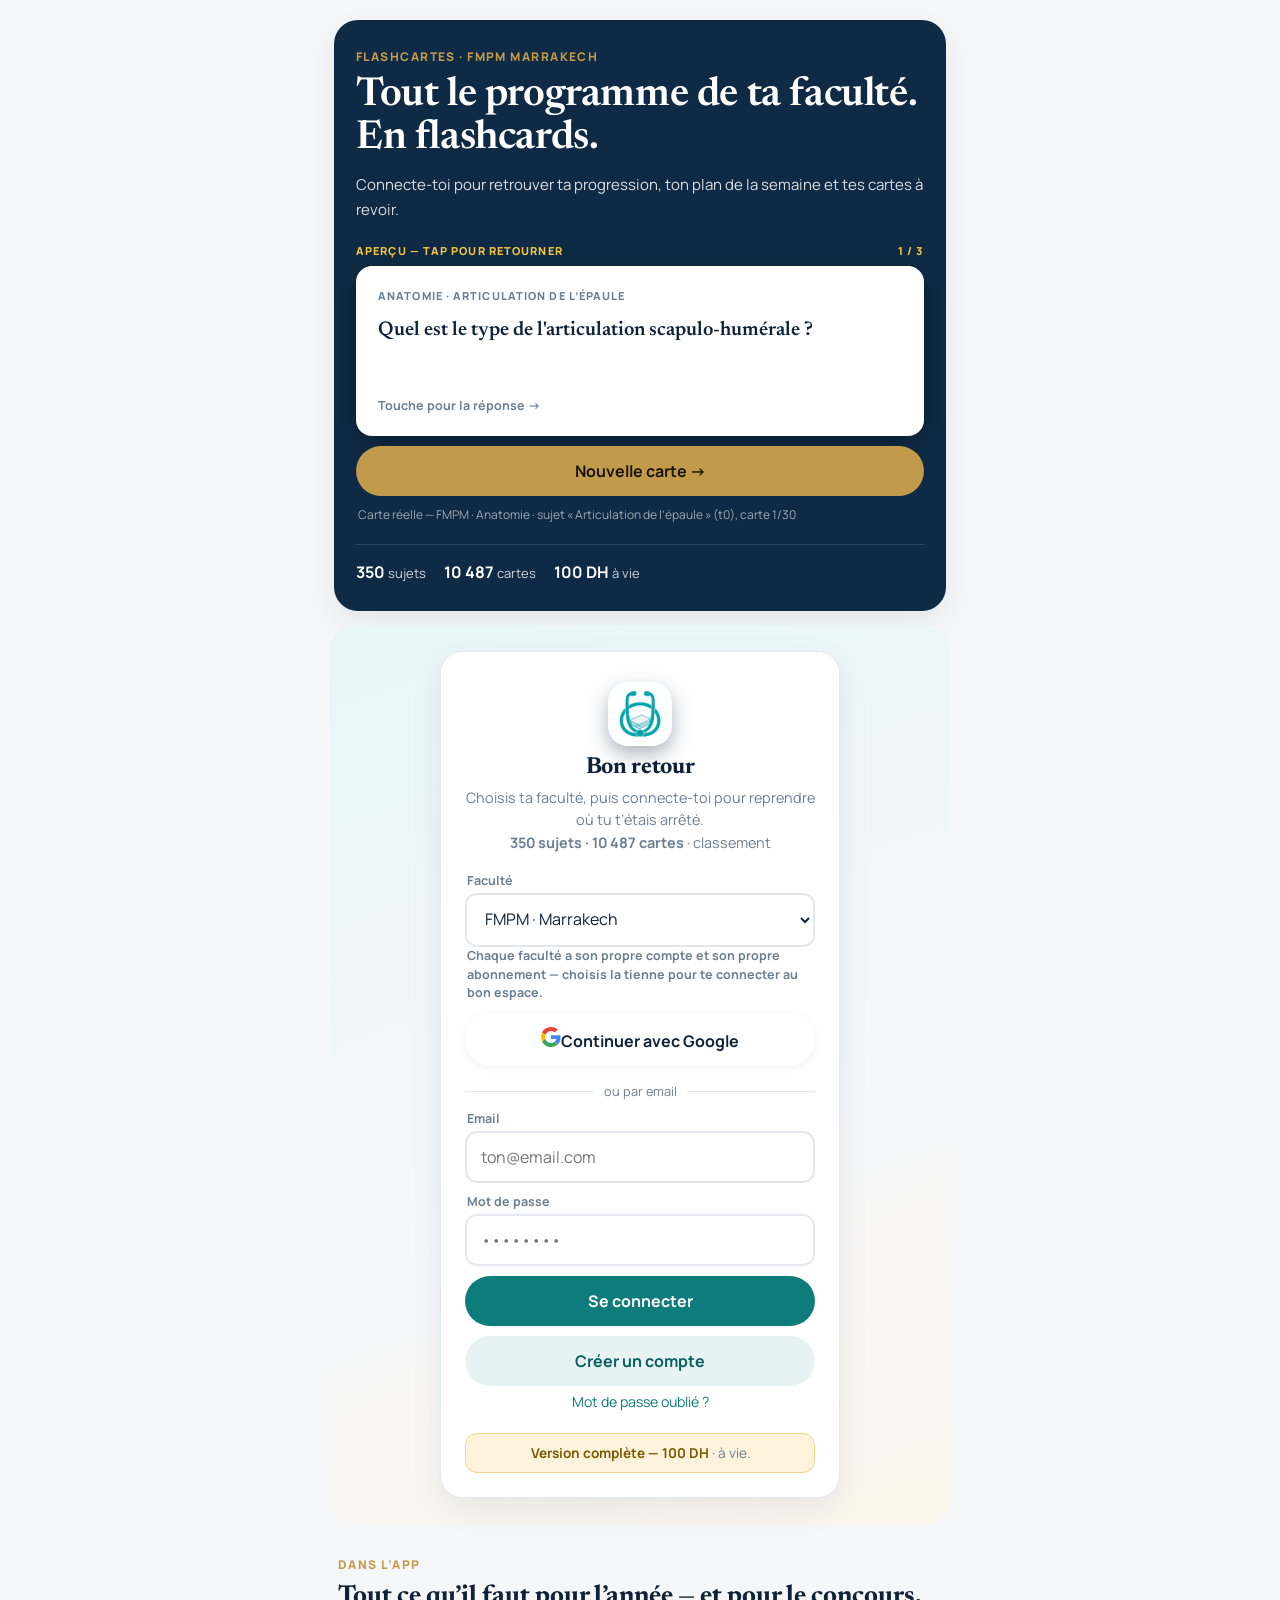
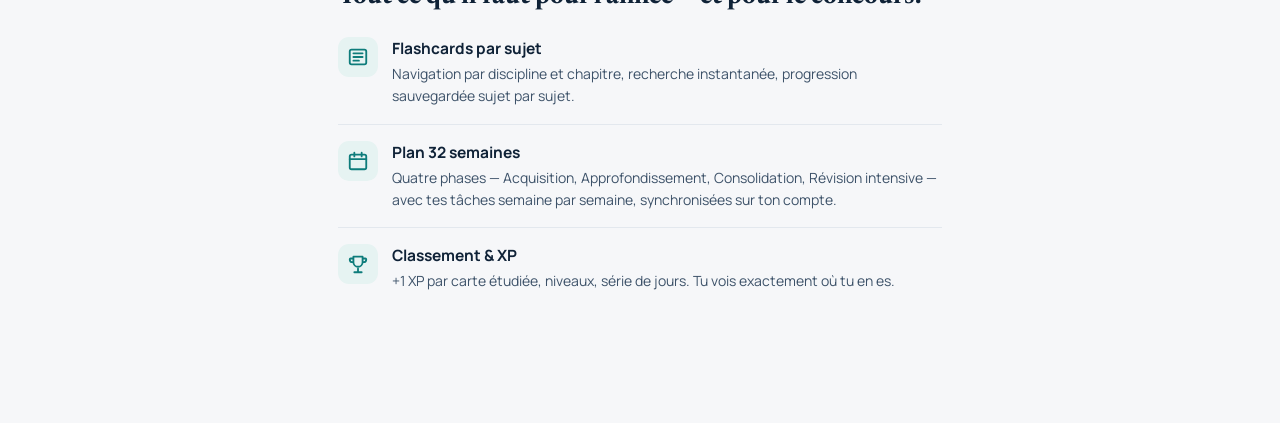
<file: index.html>
<!DOCTYPE html>
<html lang="fr">
<head>
<meta charset="UTF-8">
<meta name="viewport" content="width=device-width, initial-scale=1.0, viewport-fit=cover">
<meta name="theme-color" content="#0e2a44">
<title>Flashcards FMPM — Connexion</title>
<link rel="stylesheet" href="styles.css">
<link rel="manifest" href="manifest.json">
<link rel="icon" href="icon-512.png">
<link rel="apple-touch-icon" href="icon-192.png">
</head>
<body>
<div id="app"></div>
<script>
/* Vigie de demarrage : si l'app ne s'affiche pas (module bloque,
   navigateur trop ancien...), affiche un message d'aide au lieu d'une page blanche. */
(function () {
  var app = document.getElementById('app');
  if (!app) return;
  function card(title, body) {
    if (app.children.length) return;
    app.innerHTML =
      '<div style="min-height:70vh;display:flex;align-items:center;justify-content:center;padding:24px;font-family:-apple-system,Segoe UI,Roboto,Arial,sans-serif;">' +
      '<div style="max-width:420px;background:#fff;border-radius:16px;box-shadow:0 8px 24px rgba(14,124,134,.15);padding:28px 24px;text-align:center;color:#1c2733;">' +
      '<div style="margin-bottom:8px;color:#0e7c7b;display:flex;justify-content:center;"><svg width="36" height="36" viewBox="0 0 24 24" fill="none" stroke="currentColor" stroke-width="2" stroke-linecap="round" stroke-linejoin="round"><path d="M12 3 2.5 20h19L12 3z"/><path d="M12 10v4M12 17.5v.5"/></svg></div>' +
      '<h2 style="margin:0 0 8px;font-size:1.1rem;">' + title + '</h2>' +
      '<p style="margin:0;font-size:.92rem;line-height:1.6;color:#5b6b7c;">' + body + '</p></div></div>';
  }
  var noImportMap = !('supports' in HTMLScriptElement) || !HTMLScriptElement.supports('importmap');
  if (noImportMap) {
    card('Mets \u00e0 jour ton navigateur',
      'Cette app a besoin d\u2019un navigateur r\u00e9cent. Sur iPhone : R\u00e9glages \u2192 G\u00e9n\u00e9ral \u2192 Mise \u00e0 jour logicielle, ou ouvre ce lien dans Chrome.');
    return;
  }
  setTimeout(function () {
    card('La page n\u2019arrive pas \u00e0 charger',
      'V\u00e9rifie ta connexion internet, d\u00e9sactive ton bloqueur de pub pour ce site, puis recharge la page. Si \u00e7a persiste, ouvre le lien dans Chrome ou un Safari \u00e0 jour.');
  }, 9000);
})();
</script>
<div id="toast" class="toast" hidden></div>
<script type="module" src="js/login.js"></script>
<script>
if ('serviceWorker' in navigator) {
  window.addEventListener('load', () => {
    navigator.serviceWorker.register('sw.js').catch(() => {});
  });
}
</script>
</body>
</html>
</file>
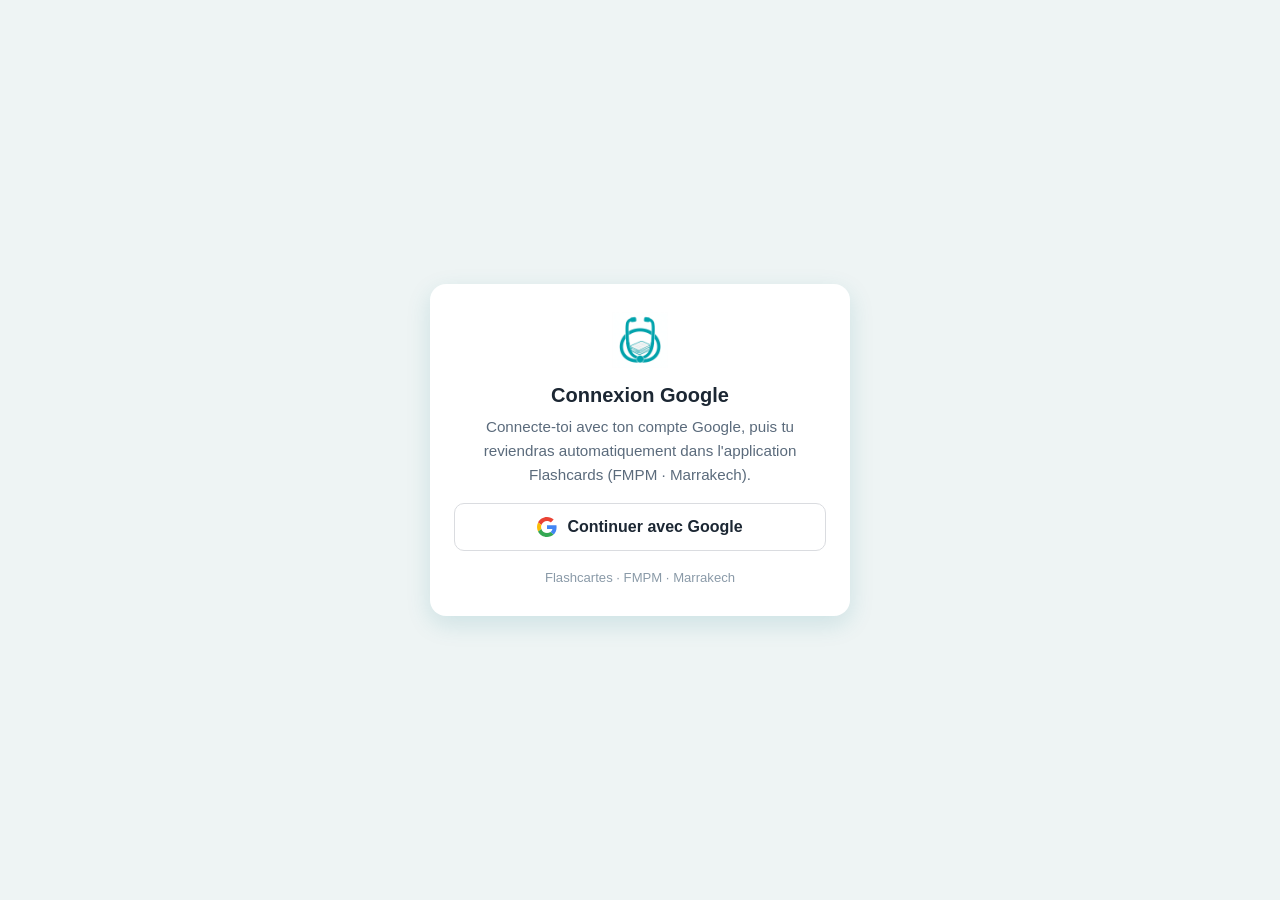
<file: auth-google.html>
<!DOCTYPE html>
<html lang="fr">
<head>
<meta charset="UTF-8">
<meta name="viewport" content="width=device-width, initial-scale=1.0, viewport-fit=cover">
<meta name="robots" content="noindex">
<meta name="theme-color" content="#0e2a44">
<title>Connexion Google — Flashcartes FMPM · Marrakech</title>
<link rel="icon" href="icon-512.png">
<style>
  * { box-sizing: border-box; }
  body { margin: 0; min-height: 100vh; display: flex; align-items: center; justify-content: center;
    padding: 24px; font-family: -apple-system, "Segoe UI", Roboto, Arial, sans-serif;
    background: #eef4f4; color: #1c2733; }
  .card { width: 100%; max-width: 420px; background: #fff; border-radius: 16px;
    box-shadow: 0 8px 24px rgba(14,124,134,.15); padding: 28px 24px; text-align: center; }
  .card img { width: 56px; height: 56px; }
  h1 { margin: 12px 0 8px; font-size: 1.25rem; }
  p { margin: 0 0 16px; font-size: .95rem; line-height: 1.6; color: #5b6b7c; }
  .btn { display: flex; align-items: center; justify-content: center; gap: 10px; width: 100%;
    padding: 13px 16px; border: 1px solid #dadce0; border-radius: 10px; background: #fff;
    font-size: 1rem; font-weight: 600; color: #1c2733; cursor: pointer; }
  .btn:disabled { opacity: .6; cursor: default; }
  .err { display: none; margin: 14px 0 0; padding: 10px 12px; border-radius: 8px;
    background: #fdecea; color: #b3261e; font-size: .9rem; text-align: left; }
  .note { margin: 16px 0 0; font-size: .82rem; color: #8a9aa8; }
  .fallback { display: none; margin-top: 16px; }
  .fallback a { color: #0e7c86; font-weight: 600; }
</style>
</head>
<body>
<div class="card">
  <img src="icon-512.png" alt="Flashcartes">
  <h1>Connexion Google</h1>
  <p>Connecte-toi avec ton compte Google, puis tu reviendras
     automatiquement dans l'application Flashcards (FMPM · Marrakech).</p>
  <button class="btn" id="gBtn" type="button">
    <svg viewBox="0 0 48 48" width="20" height="20" aria-hidden="true"><path fill="#EA4335" d="M24 9.5c3.54 0 6.71 1.22 9.21 3.6l6.85-6.85C35.9 2.38 30.47 0 24 0 14.62 0 6.51 5.38 2.56 13.22l7.98 6.19C12.43 13.72 17.74 9.5 24 9.5z"/><path fill="#4285F4" d="M46.98 24.55c0-1.57-.15-3.09-.38-4.55H24v9.02h12.94c-.58 2.96-2.26 5.48-4.78 7.18l7.73 6c4.51-4.18 7.09-10.36 7.09-17.65z"/><path fill="#FBBC05" d="M10.53 28.59c-.48-1.45-.76-2.99-.76-4.59s.27-3.14.76-4.59l-7.98-6.19C.92 16.46 0 20.12 0 24c0 3.88.92 7.54 2.56 10.78l7.97-6.19z"/><path fill="#34A853" d="M24 48c6.48 0 11.93-2.13 15.89-5.81l-7.73-6c-2.15 1.45-4.92 2.3-8.16 2.3-6.26 0-11.57-4.22-13.47-9.91l-7.98 6.19C6.51 42.62 14.62 48 24 48z"/></svg>
    <span>Continuer avec Google</span>
  </button>
  <div class="err" id="err"></div>
  <div class="fallback" id="fallback">
    <p>Si l'application ne s'est pas ouverte toute seule,
       <a id="backLink" href="#">touche ici pour y retourner</a>.</p>
  </div>
  <p class="note">Flashcartes · FMPM · Marrakech</p>
</div>
<script type="module">
import { initializeApp } from './vendor/firebase/firebase-app.js';
import { getAuth, GoogleAuthProvider, signInWithPopup } from './vendor/firebase/firebase-auth.js';
import { firebaseConfig } from './firebase-config.js';

/* Page d'auth Google pour l'APPLICATION Android : elle tourne dans le
   navigateur système (la WebView ne peut pas faire de OAuth Google).
   Après la connexion, elle renvoie le token Google à l'app via le lien
   flashcards://auth/google — MainActivity le transmet à la WebView. */
const params = new URLSearchParams(location.search);
const fac = params.get('fac') || 'fmpm';
const app = initializeApp(firebaseConfig);
const auth = getAuth(app);
const showErr = (m) => { const e = document.getElementById('err'); e.style.display = 'block'; e.textContent = m; };
const backToApp = (qs) => {
  const url = 'flashcards://auth/google?fac=' + encodeURIComponent(fac) + qs;
  document.getElementById('backLink').href = url;
  document.getElementById('fallback').style.display = 'block';
  location.href = url;
};
document.getElementById('gBtn').onclick = async () => {
  const btn = document.getElementById('gBtn');
  btn.disabled = true;
  try {
    const result = await signInWithPopup(auth, new GoogleAuthProvider());
    const cred = GoogleAuthProvider.credentialFromResult(result);
    const idToken = cred && cred.idToken;
    if (!idToken) throw new Error('no-id-token');
    backToApp('&token=' + encodeURIComponent(idToken));
  } catch (e) {
    const c = e.code || '';
    if (c.includes('popup-closed-by-user') || c.includes('cancelled-popup-request')) {
      backToApp('&error=cancelled');
    } else if (c.includes('account-exists-with-different-credential')) {
      backToApp('&error=account-exists');
    } else if (c.includes('popup-blocked')) {
      showErr('Le navigateur a bloqué la fenêtre Google — autorise les popups pour ce site puis réessaie.');
    } else {
      showErr('Connexion Google impossible : ' + (e.message || e));
    }
    btn.disabled = false;
  }
};
</script>
</body>
</html>
</file>
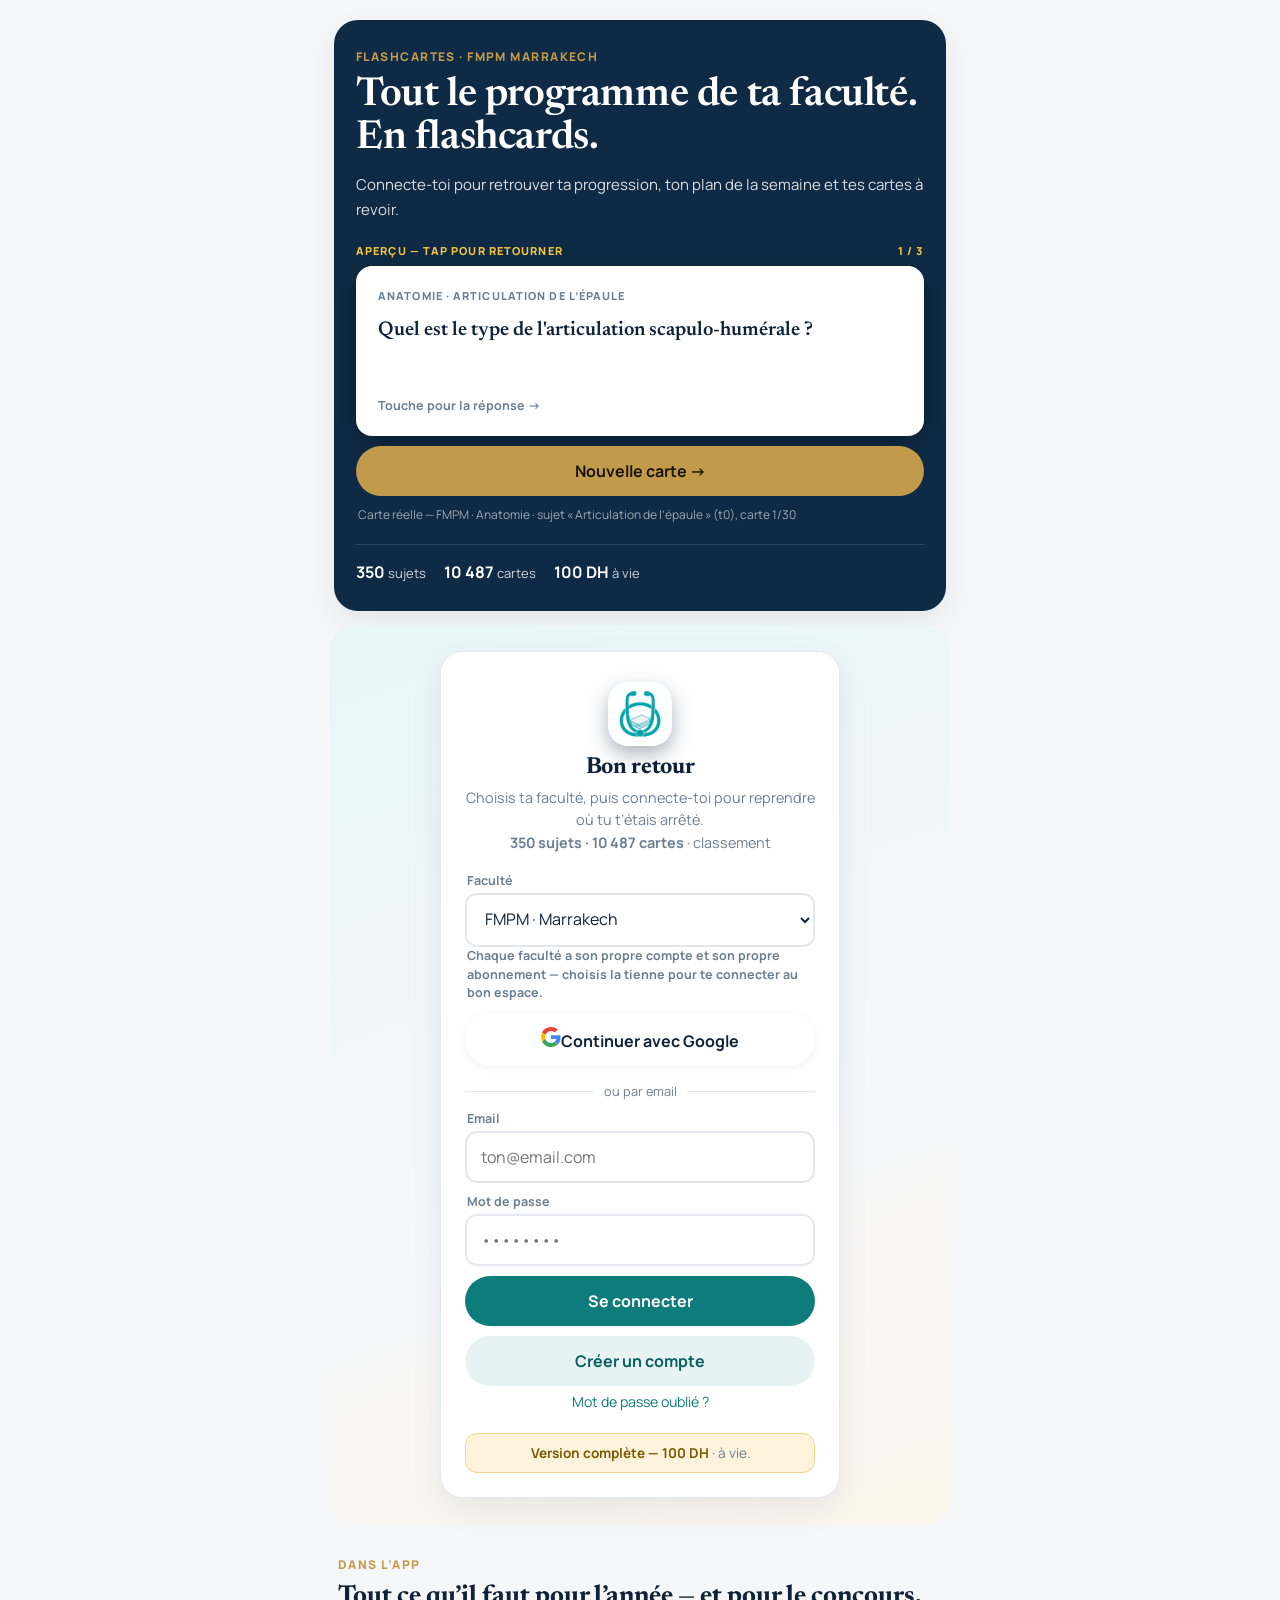
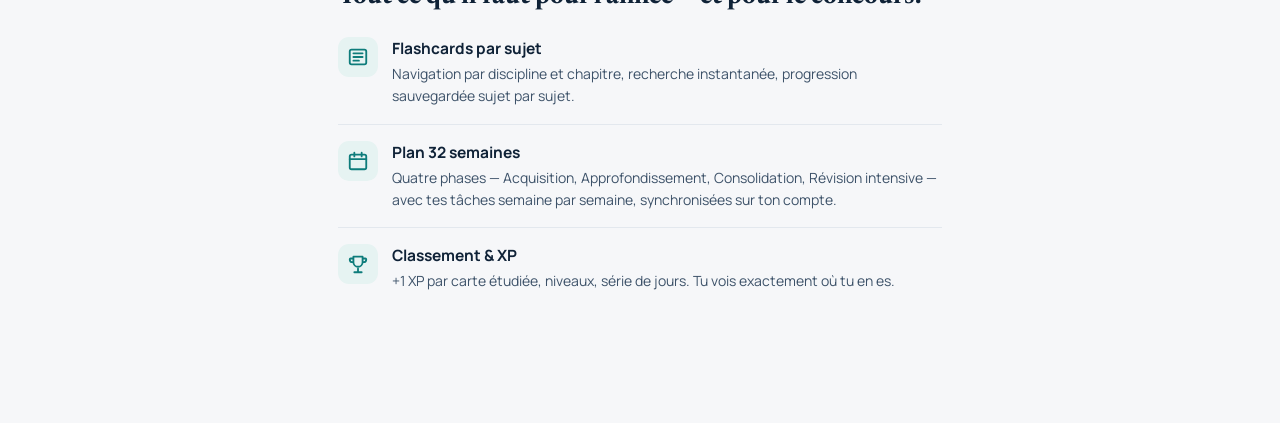
<file: classement.html>
<!DOCTYPE html>
<html lang="fr">
<head>
<meta charset="UTF-8">
<meta name="viewport" content="width=device-width, initial-scale=1.0, viewport-fit=cover">
<meta name="theme-color" content="#0e2a44">
<title>Classement — Flashcards FMPM</title>
<link rel="stylesheet" href="styles.css">
<link rel="manifest" href="manifest.json">
<link rel="icon" href="icon-512.png">
<link rel="apple-touch-icon" href="icon-192.png">
</head>
<body>
<div id="app"></div>
<script>
/* Vigie de demarrage : si l'app ne s'affiche pas (module bloque,
   navigateur trop ancien...), affiche un message d'aide au lieu d'une page blanche. */
(function () {
  var app = document.getElementById('app');
  if (!app) return;
  function card(title, body) {
    if (app.children.length) return;
    app.innerHTML =
      '<div style="min-height:70vh;display:flex;align-items:center;justify-content:center;padding:24px;font-family:-apple-system,Segoe UI,Roboto,Arial,sans-serif;">' +
      '<div style="max-width:420px;background:#fff;border-radius:16px;box-shadow:0 8px 24px rgba(14,124,134,.15);padding:28px 24px;text-align:center;color:#1c2733;">' +
      '<div style="margin-bottom:8px;color:#0e7c7b;display:flex;justify-content:center;"><svg width="36" height="36" viewBox="0 0 24 24" fill="none" stroke="currentColor" stroke-width="2" stroke-linecap="round" stroke-linejoin="round"><path d="M12 3 2.5 20h19L12 3z"/><path d="M12 10v4M12 17.5v.5"/></svg></div>' +
      '<h2 style="margin:0 0 8px;font-size:1.1rem;">' + title + '</h2>' +
      '<p style="margin:0;font-size:.92rem;line-height:1.6;color:#5b6b7c;">' + body + '</p></div></div>';
  }
  var noImportMap = !('supports' in HTMLScriptElement) || !HTMLScriptElement.supports('importmap');
  if (noImportMap) {
    card('Mets \u00e0 jour ton navigateur',
      'Cette app a besoin d\u2019un navigateur r\u00e9cent. Sur iPhone : R\u00e9glages \u2192 G\u00e9n\u00e9ral \u2192 Mise \u00e0 jour logicielle, ou ouvre ce lien dans Chrome.');
    return;
  }
  setTimeout(function () {
    card('La page n\u2019arrive pas \u00e0 charger',
      'V\u00e9rifie ta connexion internet, d\u00e9sactive ton bloqueur de pub pour ce site, puis recharge la page. Si \u00e7a persiste, ouvre le lien dans Chrome ou un Safari \u00e0 jour.');
  }, 9000);
})();
</script>
</div>
<div id="toast" class="toast" hidden></div>
<script type="module" src="js/classement.js"></script>
<script>
if ('serviceWorker' in navigator) {
  window.addEventListener('load', () => {
    navigator.serviceWorker.register('sw.js').catch(() => {});
  });
}
</script>
</body>
</html>
</file>
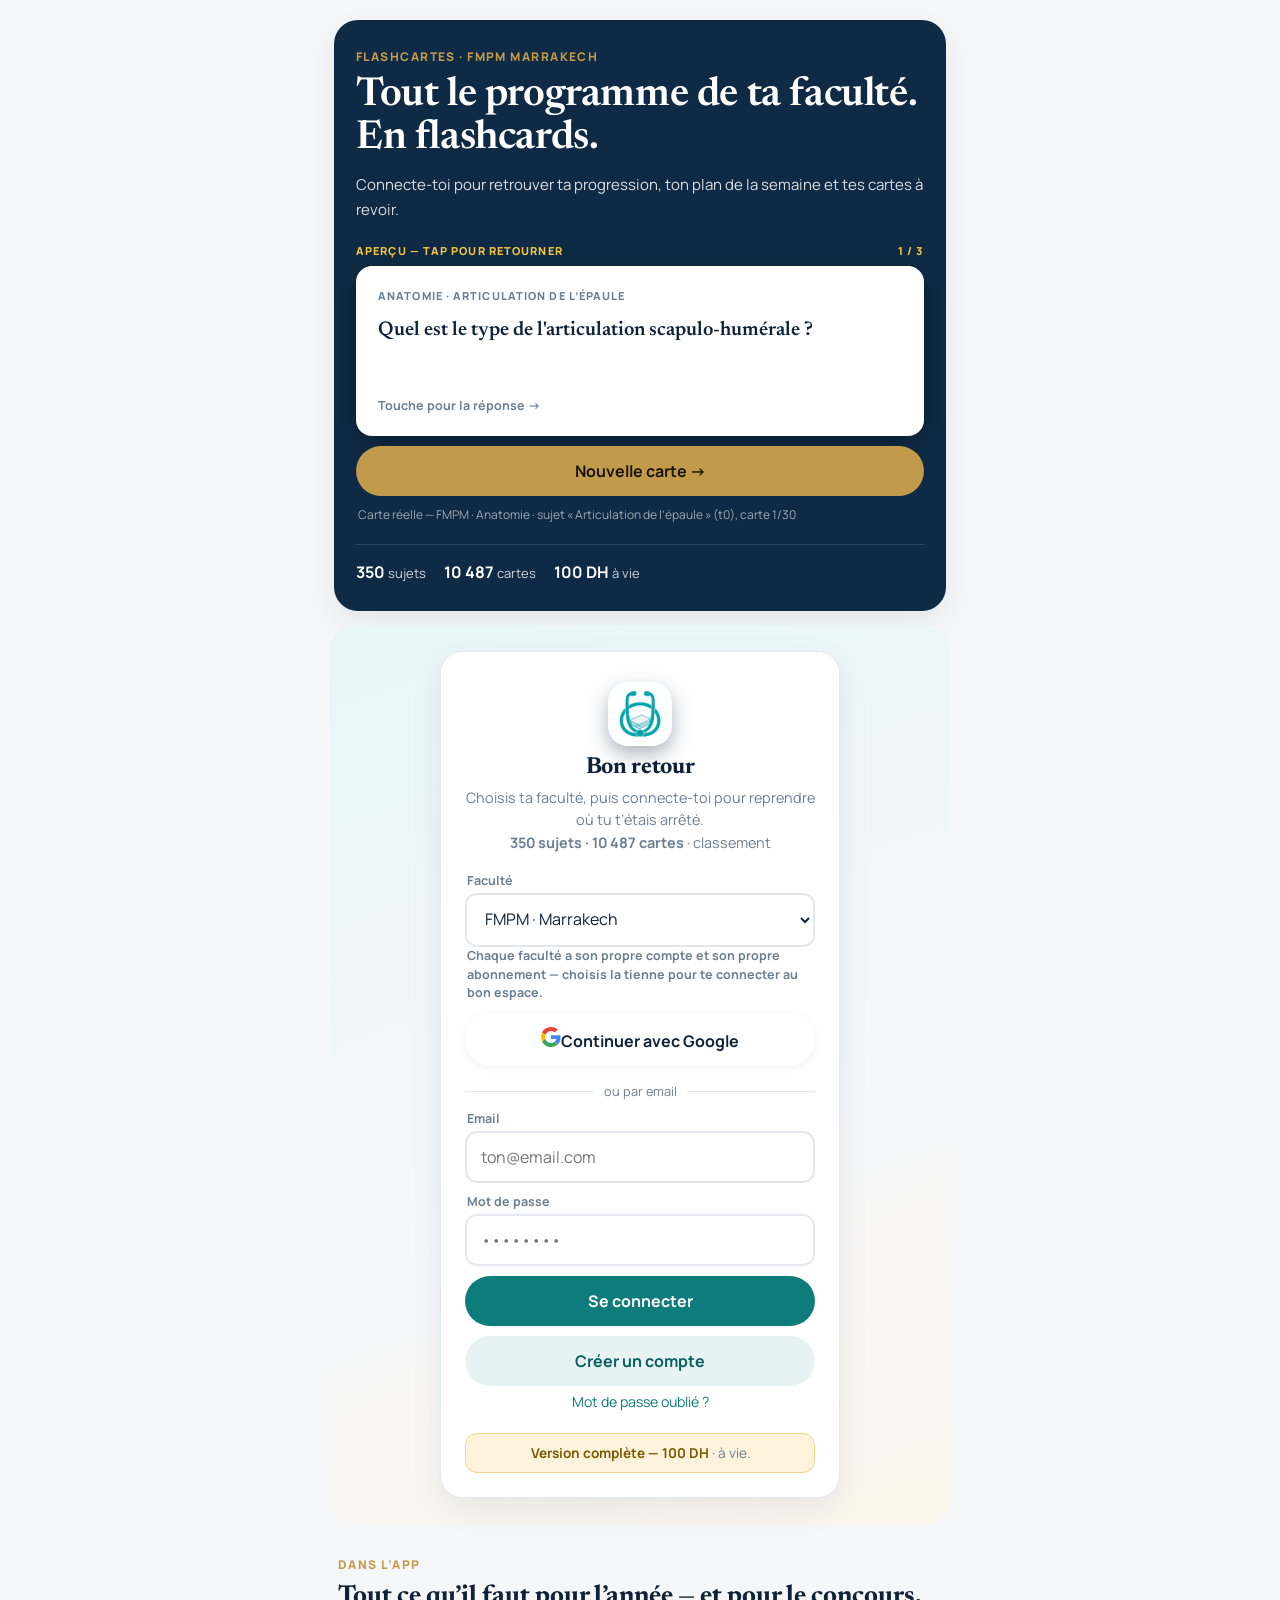
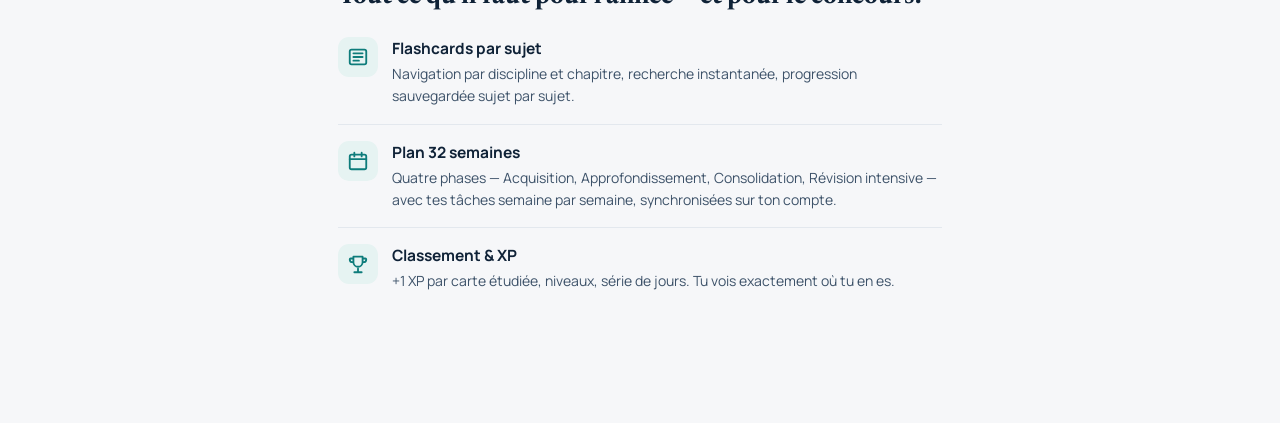
<file: home.html>
<!DOCTYPE html>
<html lang="fr">
<head>
<meta charset="UTF-8">
<meta name="viewport" content="width=device-width, initial-scale=1.0, viewport-fit=cover">
<meta name="theme-color" content="#0e2a44">
<title>Accueil — Flashcards FMPM</title>
<link rel="stylesheet" href="styles.css">
<link rel="manifest" href="manifest.json">
<link rel="icon" href="icon-512.png">
<link rel="apple-touch-icon" href="icon-192.png">
</head>
<body>
<div id="app"></div>
<script>
/* Vigie de demarrage : si l'app ne s'affiche pas (module bloque,
   navigateur trop ancien...), affiche un message d'aide au lieu d'une page blanche. */
(function () {
  var app = document.getElementById('app');
  if (!app) return;
  function card(title, body) {
    if (app.children.length) return;
    app.innerHTML =
      '<div style="min-height:70vh;display:flex;align-items:center;justify-content:center;padding:24px;font-family:-apple-system,Segoe UI,Roboto,Arial,sans-serif;">' +
      '<div style="max-width:420px;background:#fff;border-radius:16px;box-shadow:0 8px 24px rgba(14,124,134,.15);padding:28px 24px;text-align:center;color:#1c2733;">' +
      '<div style="margin-bottom:8px;color:#0e7c7b;display:flex;justify-content:center;"><svg width="36" height="36" viewBox="0 0 24 24" fill="none" stroke="currentColor" stroke-width="2" stroke-linecap="round" stroke-linejoin="round"><path d="M12 3 2.5 20h19L12 3z"/><path d="M12 10v4M12 17.5v.5"/></svg></div>' +
      '<h2 style="margin:0 0 8px;font-size:1.1rem;">' + title + '</h2>' +
      '<p style="margin:0;font-size:.92rem;line-height:1.6;color:#5b6b7c;">' + body + '</p></div></div>';
  }
  var noImportMap = !('supports' in HTMLScriptElement) || !HTMLScriptElement.supports('importmap');
  if (noImportMap) {
    card('Mets \u00e0 jour ton navigateur',
      'Cette app a besoin d\u2019un navigateur r\u00e9cent. Sur iPhone : R\u00e9glages \u2192 G\u00e9n\u00e9ral \u2192 Mise \u00e0 jour logicielle, ou ouvre ce lien dans Chrome.');
    return;
  }
  setTimeout(function () {
    card('La page n\u2019arrive pas \u00e0 charger',
      'V\u00e9rifie ta connexion internet, d\u00e9sactive ton bloqueur de pub pour ce site, puis recharge la page. Si \u00e7a persiste, ouvre le lien dans Chrome ou un Safari \u00e0 jour.');
  }, 9000);
})();
</script>
</div>
<div id="toast" class="toast" hidden></div>
<script type="module" src="js/home.js"></script>
<script type="module" src="js/atlas-promo.js"></script>
<script type="module" src="js/sr.js"></script>
<script>
if ('serviceWorker' in navigator) {
  window.addEventListener('load', () => {
    navigator.serviceWorker.register('sw.js').catch(() => {});
  });
}
</script>
</body>
</html>
</file>
<file: styles.css>
/* ============================================================================
   Flashcards FMPM — Clean Premium (porté de l'aperçu approuvé 2026-10-26).
   Jetons : bg #f6f7f9, surface #fff, ink #0f2237, navy #0e2a44,
   teal #0e7c7b, gold #c19a4b, radius 18px.
   Polices : Manrope (UI) + Newsreader (titres / questions) — Google Fonts,
   avec replis système hors-ligne. Mode sombre : prefers-color-scheme.
   Règles anti-régression : icônes = SVG en ligne (jamais de glyphes de
   police — ils se coupent sur téléphone) ; les règles de rangée sont
   limitées aux enfants directs (ex. .feat-list > li) ; les cartes flip
   grandissent avec leur contenu (faces dans une même cellule de grille).
   ============================================================================ */
@import url('https://fonts.googleapis.com/css2?family=Manrope:wght@400;500;600;700;800&family=Newsreader:ital,opsz,wght@0,6..72,500;0,6..72,600;1,6..72,500&display=swap');

:root{
  --bg:#f6f7f9; --surface:#ffffff; --surface2:#eef1f4; --line:#e3e8ee;
  --ink:#0f2237; --ink2:#3d5269; --muted:#6b7f92;
  --navy:#0e2a44; --navy2:#12365a;
  --teal:#0e7c7b; --teal2:#0a5e5d; --teal-dark:#0a5f66; --teal-soft:#e6f3f2; --teal-light:#e0f2f4;
  --gold:#c19a4b; --gold-soft:#fdf3dc; --gold-bright:#f5c542;
  --green:#157a4c; --green-soft:#e6f4ec; --red:#c0392b; --red-soft:#fdecea;
  --radius:18px;
  --shadow:0 12px 32px rgba(14,42,68,.08);
  --shadow2:0 4px 14px rgba(14,42,68,.06);
}
@media (prefers-color-scheme: dark){
  :root{
    --bg:#0b1420; --surface:#121f31; --surface2:#18293f; --line:#24344c;
    --ink:#eef3f8; --ink2:#b9c9d9; --muted:#8aa0b5;
    /* --navy NE DOIT PAS basculer en clair en mode sombre : les cartes
       .hero/.today-card/.resume-card/.me-card ont un fond
       navy + texte blanc — avec --navy:#eaf1f8 le texte blanc devenait
       invisible sur fond pâle (bug Plan 2026-10-26). Navy reste #0e2a44. */
    --teal-dark:#7dd3d2; /* texte sarcelle clair sur fonds sombres en mode sombre */
    --teal-soft:#143636; --gold-soft:#2e2716; --red-soft:#3a1d1a; --green-soft:#173628;
    --teal-light:#143636;
    --shadow:0 12px 32px rgba(0,0,0,.35);
  }
}
*{box-sizing:border-box; -webkit-tap-highlight-color:transparent;}
html,body{margin:0;padding:0;}
body{
  font-family:Manrope,system-ui,-apple-system,"Segoe UI",Roboto,Arial,sans-serif;
  background:var(--bg); color:var(--ink);
  min-height:100vh; padding-bottom:86px;
  -webkit-font-smoothing:antialiased;
}
h1,h2,h3,.serif{font-family:Newsreader,Georgia,serif;}
#app{max-width:640px;margin:0 auto;padding:14px 14px 20px;}
a{color:var(--teal);}
img{max-width:100%;}

/* ---------- boot / login ---------- */
.boot{text-align:center;padding:70px 20px;color:var(--muted);}
.boot-logo{font-size:3.2rem;}
.boot-title{font-size:1.5rem;font-weight:800;color:var(--ink);margin-top:8px;}
.boot-sub{margin-top:6px;font-size:.9rem;}

/* Hero déconnecté (page de connexion) */
.hero{background:var(--navy);color:#fff;border-radius:24px;padding:28px 22px;margin:6px 0 0;
  box-shadow:var(--shadow);}
@media (prefers-color-scheme: dark){ .hero{background:#0e2a44;color:#fff;} }
/* Contraste mode sombre — cartes à fond navy + texte blanc : le fond
   doit rester navy sombre (comme .hero ci-dessus), sinon le texte blanc
   est invisible. Idem pour les verdicts : texte fixe sombre sur fond
   *-soft qui bascule en sombre en mode sombre → texte clair. */
@media (prefers-color-scheme: dark){
  .today-card,.resume-card,.me-card{background:#0e2a44;color:#fff;}
  .verdict.perfect{color:#7ddba8;} .verdict.partial{color:#f5c542;} .verdict.zero{color:#ff9a8a;}
  .reveal b{color:#f5c542;}
}
.hero-eyebrow{margin:0 0 10px;font-size:12px;font-weight:800;letter-spacing:.12em;text-transform:uppercase;color:var(--gold);}
.hero-title{margin:0;font-family:Newsreader,Georgia,serif;font-weight:600;font-size:clamp(30px,7.5vw,40px);line-height:1.08;letter-spacing:-.01em;color:#fff;}
.hero-sub{margin:12px 0 0;font-size:15px;line-height:1.65;color:rgba(255,255,255,.85);}
.hero-stats{display:flex;gap:18px;flex-wrap:wrap;margin-top:20px;padding-top:16px;border-top:1px solid rgba(255,255,255,.15);font-size:13px;color:rgba(255,255,255,.8);}
.hero-stats b{color:#fff;font-size:16px;}
.demo-flip{margin-top:20px;}
.demo-flip-head{display:flex;justify-content:space-between;font-size:11px;font-weight:800;letter-spacing:.1em;text-transform:uppercase;color:var(--gold-bright);margin-bottom:8px;}
.demo-card{background:#fff;color:#0f2237;border-radius:16px;padding:22px;cursor:pointer;
  display:grid;min-height:170px;box-shadow:0 8px 24px rgba(0,0,0,.25);user-select:none;}
.demo-face{grid-area:1/1;display:flex;flex-direction:column;}
.demo-face[hidden]{display:none;}
.demo-tag{font-size:11px;font-weight:800;letter-spacing:.1em;text-transform:uppercase;color:#6b7f92;}
.demo-q{font-family:Newsreader,Georgia,serif;font-weight:600;font-size:20px;line-height:1.3;margin:14px 0 8px;color:#0f2237;}
.demo-a{font-size:17px;line-height:1.55;margin:14px 0 8px;color:#0f2237;}
.demo-hint{margin-top:auto;font-size:12.5px;font-weight:700;color:#6b7f92;}
.demo-card.flipped{background:var(--teal);color:#fff;}
.demo-card.flipped .demo-tag,.demo-card.flipped .demo-a{color:#fff;}
.demo-card.flipped .demo-hint{color:rgba(255,255,255,.75);}
.demo-src{margin:10px 2px 0;font-size:12px;color:rgba(255,255,255,.6);line-height:1.5;}
.btn-gold{background:var(--gold);color:#1c1608;}
.btn-gold:active{background:#a8873c;}

.landing-feats{padding:32px 4px 8px;}
.landing-feats h2{font-size:26px;line-height:1.15;margin:0 0 8px;}
.feat-list{list-style:none;margin:0;padding:0;}
.feat-list > li{display:flex;gap:14px;padding:16px 0;border-bottom:1px solid var(--line);align-items:flex-start;}
.feat-list > li:last-child{border-bottom:none;}
.feat-ic{flex:none;width:40px;height:40px;border-radius:11px;background:var(--teal-soft);color:var(--teal);
  display:flex;align-items:center;justify-content:center;padding:0;border:0;}
.feat-ic img{width:30px;height:30px;object-fit:contain;background:#fff;border-radius:6px;}
.feat-list b{font-size:15.5px;}
.feat-list p{margin:4px 0 0;font-size:14px;line-height:1.6;color:var(--ink2);}

.login-wrap{
  min-height:60vh;display:flex;align-items:center;justify-content:center;
  background:linear-gradient(160deg,#e8f6f8 0%,#f4f7fb 55%,#fdf6ec 100%);
  border-radius:24px;padding:26px 16px;margin:14px -4px 0;
}
@media (prefers-color-scheme: dark){ .login-wrap{background:linear-gradient(160deg,#12283d 0%,#0b1420 60%,#1c1608 100%);} }
.login-card{background:var(--surface);border-radius:22px;padding:30px 24px 24px;width:100%;max-width:400px;
  box-shadow:var(--shadow);border:1px solid var(--line);}
.login-logo{width:64px;height:64px;margin:0 auto 10px;border-radius:20px;
  display:flex;align-items:center;justify-content:center;
  background:#fff;box-shadow:0 8px 20px rgba(14,42,68,.35);}
.login-logo img{width:56px;height:56px;object-fit:contain;border-radius:14px;display:block;}
.login-card h1{margin:0;text-align:center;font-size:1.45rem;letter-spacing:-.3px;font-family:Newsreader,Georgia,serif;}
.login-sub{text-align:center;color:var(--muted);font-size:.9rem;line-height:1.55;margin:8px 0 18px;}
.btn-google{background:var(--surface);color:var(--ink);border:1.5px solid var(--line);display:flex;align-items:center;
  justify-content:center;gap:10px;box-shadow:0 2px 8px rgba(0,0,0,.05);}
.btn-google:active{background:var(--surface2);}
.btn-google:disabled{opacity:.6;}
.fld{display:block;margin-top:10px;}
.fld > span{display:block;font-size:.78rem;font-weight:700;color:var(--muted);margin:0 2px 4px;}
.fld .input{margin-top:0;}
.fld-note{display:block;font-size:12.5px;font-weight:400;color:var(--muted);margin:6px 2px 0;line-height:1.5;}
.login-pro{margin-top:16px;text-align:center;font-size:.85rem;color:var(--muted);
  background:var(--gold-soft);border:1px solid #f0d488;border-radius:12px;padding:10px 12px;}
.login-pro b{color:#7a5b00;}
@media (prefers-color-scheme: dark){ .login-pro b{color:#f5c542;} }
.btn{display:block;width:100%;border:none;border-radius:999px;padding:14px;font:inherit;
  font-weight:700;font-size:1rem;cursor:pointer;margin-top:10px;}
.btn-primary{background:var(--teal);color:#fff;}
.btn-primary:active{background:var(--teal2);}
.btn-ghost{background:var(--teal-soft);color:var(--teal-dark);}
@media (prefers-color-scheme: dark){ .btn-ghost{color:var(--teal);} }
.btn-warn{background:#fff7e6;color:#7a5b00;border:2px solid var(--gold-bright);}
.input{width:100%;font:inherit;padding:13px 14px;border:2px solid var(--line);border-radius:12px;margin-top:8px;
  background:var(--surface);color:var(--ink);}
.input:focus{outline:none;border-color:var(--teal);}
select.input{appearance:auto;}
.hr{display:flex;align-items:center;gap:10px;color:var(--muted);font-size:.8rem;margin:16px 0 6px;}
.hr::before,.hr::after{content:"";flex:1;height:1px;background:var(--line);}
.err{background:var(--red-soft);color:var(--red);border-radius:10px;padding:10px 12px;font-size:.85rem;margin-top:10px;display:none;}
.linklike{background:none;border:none;color:var(--teal);font:inherit;font-size:.88rem;cursor:pointer;padding:6px 0;}

/* ---------- header / cards ---------- */
.topbar{display:flex;align-items:center;justify-content:space-between;margin:4px 2px 12px;}
.topbar h2{margin:0;font-size:1.2rem;}
.streak{background:var(--surface);border-radius:999px;padding:7px 14px;font-weight:800;font-size:.9rem;
  box-shadow:var(--shadow2);}
.xpbar{background:var(--surface);border-radius:var(--radius);padding:12px 14px;margin-bottom:12px;
  box-shadow:var(--shadow2);}
.xpbar .row{display:flex;justify-content:space-between;font-size:.82rem;color:var(--muted);margin-bottom:6px;}
.xpbar .row b{color:var(--ink);}
.track{height:8px;background:var(--surface2);border-radius:99px;overflow:hidden;}
.track > div{height:100%;background:linear-gradient(90deg,var(--teal),#19b3c0);border-radius:99px;transition:width .3s;}
.grid{display:grid;grid-template-columns:1fr 1fr;gap:10px;}
.disc{background:var(--surface);border-radius:var(--radius);padding:16px 14px;box-shadow:var(--shadow2);
  cursor:pointer;border:2px solid transparent;text-align:left;font:inherit;color:var(--ink);}
.disc:active{border-color:var(--teal);}
.disc .emoji{font-size:1.7rem;}
.disc h3{margin:8px 0 2px;font-size:.98rem;}
.disc small{color:var(--muted);font-size:.78rem;}
.disc .pbar{margin-top:10px;}
.chapter{margin:14px 2px 6px;font-size:.82rem;font-weight:800;color:var(--muted);text-transform:uppercase;letter-spacing:.5px;}
.topic{background:var(--surface);border-radius:12px;padding:13px 14px;margin-bottom:8px;display:flex;
  align-items:center;justify-content:space-between;gap:10px;cursor:pointer;box-shadow:var(--shadow2);
  border:none;width:100%;font:inherit;text-align:left;color:var(--ink);}
.topic .t{font-weight:600;font-size:.93rem;}
.topic .c{font-size:.75rem;color:var(--muted);margin-top:2px;}
.topic .pct{font-size:.78rem;font-weight:800;color:var(--teal);white-space:nowrap;}
.back{background:none;border:none;color:var(--teal);font:inherit;font-weight:700;cursor:pointer;padding:8px 0;font-size:.95rem;}

/* ---------- flip cards ---------- */
.progress-line{font-size:.82rem;color:var(--muted);margin:2px 2px 10px;display:flex;justify-content:space-between;}
.fcard{background:var(--surface);border-radius:20px;min-height:300px;display:grid;cursor:pointer;
  box-shadow:var(--shadow);user-select:none;padding:0;}
.fcard .fcard-face{grid-area:1/1;display:flex;flex-direction:column;justify-content:center;align-items:center;
  text-align:center;padding:28px 22px;}
.fcard .fcard-face[hidden]{display:none;}
.fcard .q{font-family:Newsreader,Georgia,serif;font-weight:600;font-size:1.35rem;line-height:1.35;}
.fcard .a{font-size:1.05rem;line-height:1.6;white-space:pre-line;}
.fcard .hint{margin-top:14px;font-size:.75rem;color:var(--muted);}
.fcard.flipped{background:var(--teal);color:#fff;}
.fcard.flipped .hint{color:rgba(255,255,255,.75);}
.fcard-nav{display:flex;gap:10px;margin-top:14px;}
.fcard-nav .btn{margin-top:0;}
.star-row{display:flex;justify-content:center;gap:10px;margin-top:10px;}
.iconbtn{background:var(--surface);border:2px solid var(--line);border-radius:999px;width:52px;height:52px;
  cursor:pointer;display:flex;align-items:center;justify-content:center;color:var(--ink);}
.iconbtn.on{border-color:var(--gold);background:var(--gold-soft);}
.demo-note{background:var(--gold-soft);border:2px solid var(--gold-bright);border-radius:12px;padding:12px 14px;
  font-size:.85rem;color:#7a5b00;margin-bottom:12px;line-height:1.5;}
@media (prefers-color-scheme: dark){ .demo-note{color:#f5c542;} }

/* ---------- lock / paywall ---------- */
.lock{background:var(--surface);border-radius:20px;padding:30px 22px;text-align:center;
  box-shadow:var(--shadow);margin-top:20px;}
.lock .big{font-size:3rem;}
.lock h2{margin:10px 0 6px;}
.lock p{color:var(--muted);font-size:.92rem;line-height:1.6;}
.code-row{display:flex;gap:8px;margin-top:12px;}
.code-row .input{margin-top:0;font-family:monospace;text-transform:uppercase;}

/* ---------- MCQ ---------- */
.mcq-setup{background:var(--surface);border-radius:var(--radius);padding:18px;box-shadow:var(--shadow2);}
.opt{display:block;width:100%;text-align:left;background:var(--surface);border:2px solid var(--line);
  border-radius:12px;padding:14px;font:inherit;font-size:.95rem;margin-bottom:10px;cursor:pointer;line-height:1.45;color:var(--ink);}
.opt.correct{border-color:var(--green);background:var(--green-soft);}
.opt.wrong{border-color:var(--red);background:var(--red-soft);}
.opt:disabled{cursor:default;opacity:.95;}
.opt .letter{display:inline-block;width:26px;height:26px;border-radius:50%;background:var(--teal-soft);
  color:var(--teal-dark);font-weight:800;font-size:.8rem;text-align:center;line-height:26px;margin-right:10px;}
.mcq-q{background:var(--surface);border-radius:var(--radius);padding:20px 18px;margin-bottom:14px;
  font-size:1.05rem;font-weight:700;line-height:1.55;box-shadow:var(--shadow2);}
.mcq-explain{background:#eef6ff;border-radius:12px;padding:12px 14px;font-size:.88rem;margin:12px 0;line-height:1.55;}
@media (prefers-color-scheme: dark){ .mcq-explain{background:#12283d;} }
.result{background:var(--surface);border-radius:20px;padding:28px 22px;text-align:center;
  box-shadow:var(--shadow);margin-top:16px;}
.result .score{font-size:2.6rem;font-weight:800;color:var(--teal);}
.quizpick{display:grid;grid-template-columns:1fr 1fr;gap:10px;margin-top:12px;}

/* ---------- leaderboard ---------- */
.tabs{display:flex;gap:8px;margin-bottom:12px;}
.tabs button{flex:1;border:none;border-radius:999px;padding:10px;font:inherit;font-weight:700;
  background:var(--teal-soft);color:var(--teal-dark);cursor:pointer;font-size:.88rem;}
.tabs button.on{background:var(--teal);color:#fff;}
.lb-row{display:flex;align-items:center;gap:12px;background:var(--surface);border-radius:12px;
  padding:11px 14px;margin-bottom:8px;box-shadow:var(--shadow2);}
.lb-row.me{border:2px solid var(--teal);}
.lb-rank{font-weight:800;width:30px;text-align:center;font-size:1rem;}
.lb-name{flex:1;font-weight:600;font-size:.92rem;}
.lb-xp{font-weight:800;color:var(--teal);font-size:.9rem;white-space:nowrap;}
.avatar{width:34px;height:34px;border-radius:50%;background:var(--teal-soft);display:flex;
  align-items:center;justify-content:center;font-weight:800;color:var(--teal-dark);overflow:hidden;flex:none;}
.avatar img{width:100%;height:100%;object-fit:cover;}

/* ---------- plan ---------- */
.week{background:var(--surface);border-radius:var(--radius);padding:16px;margin-bottom:10px;
  box-shadow:var(--shadow2);}
.week-head{display:flex;justify-content:space-between;align-items:center;cursor:pointer;
  background:none;border:none;width:100%;font:inherit;text-align:left;padding:0;color:var(--ink);}
.week-head h3{margin:0;font-size:.98rem;}
.week-head small{color:var(--muted);}
.phase{display:inline-block;font-size:.7rem;font-weight:800;background:var(--teal-soft);
  color:var(--teal-dark);border-radius:99px;padding:3px 10px;margin-bottom:8px;}
.task{display:flex;gap:10px;align-items:flex-start;padding:9px 0;border-top:1px solid var(--line);
  font-size:.9rem;line-height:1.5;cursor:pointer;}
.task input{width:20px;height:20px;margin-top:2px;accent-color:var(--teal);flex:none;}
.task.done span{text-decoration:line-through;color:var(--muted);}

/* ---------- profile ---------- */
.kv{background:var(--surface);border-radius:var(--radius);padding:16px;margin-bottom:10px;
  box-shadow:var(--shadow2);font-size:.92rem;}
.kv .r{display:flex;justify-content:space-between;padding:7px 0;border-bottom:1px solid var(--line);}
.kv .r:last-child{border-bottom:none;}
.kv .k{color:var(--muted);}
.kv .v{font-weight:700;}
.badge{display:inline-block;background:linear-gradient(135deg,#f5c542,#e8a91c);color:#5c430a;
  font-weight:800;font-size:.75rem;border-radius:99px;padding:4px 12px;}

/* ---------- MCQ multi-réponses ---------- */
.mopt{display:flex;align-items:flex-start;gap:10px;width:100%;text-align:left;background:var(--surface);
  border:2px solid var(--line);border-radius:12px;padding:13px 14px;font:inherit;font-size:.95rem;
  margin-bottom:10px;cursor:pointer;line-height:1.45;color:var(--ink);}
.mopt .mbox{flex:none;width:24px;height:24px;border-radius:7px;border:2px solid #b9cdd9;margin-top:1px;
  display:flex;align-items:center;justify-content:center;font-size:.85rem;color:#fff;background:var(--surface);
  transition:all .15s;}
.mopt .letter{display:inline-block;width:26px;height:26px;flex:none;border-radius:50%;background:var(--teal-soft);
  color:var(--teal-dark);font-weight:800;font-size:.8rem;text-align:center;line-height:26px;margin-top:0;}
.mopt.sel{border-color:var(--teal);background:var(--teal-soft);}
.mopt.sel .mbox{background:var(--teal);border-color:var(--teal);}
.mopt.sel .mbox::after{content:"✓";}
.mopt.good{border-color:var(--green);background:var(--green-soft);}
.mopt.good .mbox{background:var(--green);border-color:var(--green);}
.mopt.good .mbox::after{content:"✓";}
.mopt.bad{border-color:var(--red);background:var(--red-soft);}
.mopt.bad .mbox{background:var(--red);border-color:var(--red);}
.mopt.bad .mbox::after{content:"✕";}
.mopt.missed{border-color:var(--gold);background:var(--gold-soft);}
.mopt.missed .mbox{border-color:var(--gold);}
.mopt:disabled{cursor:default;}
.mopt .obody{flex:1;}
.mexp{font-size:.83rem;color:var(--muted);margin-top:8px;padding-top:8px;border-top:1px dashed var(--line);line-height:1.55;}
.mexp b{color:var(--ink);}
.confirmbar{position:sticky;bottom:86px;margin:14px -4px 0;padding:10px 4px;
  background:linear-gradient(transparent,var(--bg) 40%);}
.qcm-count{display:grid;grid-template-columns:1fr 1fr;gap:10px;margin-top:12px;}
.qcm-count .btn{margin-top:0;}
.verdict{display:flex;align-items:center;gap:10px;border-radius:12px;padding:12px 14px;
  font-size:.92rem;font-weight:700;margin-bottom:12px;line-height:1.5;}
.verdict.perfect{background:var(--green-soft);color:#146c43;}
.verdict.partial{background:var(--gold-soft);color:#7a5b00;}
.verdict.zero{background:var(--red-soft);color:#a02c2c;}

/* ---------- tabbar / toast ---------- */
.tabbar{position:fixed;bottom:0;left:0;right:0;background:var(--surface);border-top:1px solid var(--line);
  display:flex;z-index:50;padding:6px 4px calc(8px + env(safe-area-inset-bottom));}
.tabbar > button,.tabbar > a{flex:1;background:none;border:none;cursor:pointer;color:#9fb0bd;
  display:flex;flex-direction:column;align-items:center;gap:2px;font:inherit;text-decoration:none;}
.tabbar > button span,.tabbar > a span{font-size:.62rem;font-weight:700;}
.tabbar > button.on,.tabbar > a.on{color:var(--teal);}
.tabbar .bic{height:24px;display:flex;align-items:center;justify-content:center;}
.tabbar .bic svg{width:21px;height:21px;}
.tabbar img.tablogo{width:22px;height:22px;object-fit:contain;background:#fff;border-radius:5px;}
.toast{position:fixed;bottom:96px;left:50%;transform:translateX(-50%);background:#1c2733;color:#fff;
  padding:12px 20px;border-radius:999px;font-size:.88rem;z-index:99;box-shadow:0 6px 20px rgba(0,0,0,.25);
  max-width:90vw;text-align:center;}
.empty{text-align:center;color:var(--muted);padding:40px 20px;font-size:.92rem;line-height:1.6;}
/* ---------- UM6SS ---------- */
.um6ss-head{display:flex;align-items:center;gap:12px;margin:6px 0 2px;}
.um6ss-head img{width:52px;height:52px;object-fit:contain;background:#fff;border-radius:14px;padding:6px;border:1px solid var(--line);}
.um6ss-tabs{display:flex;gap:8px;margin:12px 0;}
.um6ss-tabs button{flex:1;border:2px solid var(--teal-soft);background:var(--surface);border-radius:12px;padding:12px 8px;
  font:inherit;font-weight:700;font-size:.92rem;color:var(--teal-dark);cursor:pointer;}
.um6ss-tabs button.on{background:var(--teal);border-color:var(--teal);color:#fff;}
.case-card{display:block;background:var(--surface);border:2px solid var(--teal-soft);border-radius:14px;padding:14px;margin:10px 0;
  text-decoration:none;color:inherit;}
.case-card h3{margin:0 0 6px;font-size:1rem;}
.case-card p{margin:0;font-size:.85rem;color:var(--muted);line-height:1.5;}
.case-card .meta{display:flex;gap:8px;margin-top:8px;font-size:.78rem;color:var(--teal-dark);font-weight:700;flex-wrap:wrap;}
.scenario{background:var(--teal-soft);border-left:4px solid var(--teal);border-radius:0 12px 12px 0;padding:12px 14px;
  font-size:.9rem;line-height:1.65;margin:12px 0;}
.reveal{background:var(--gold-soft);border:1px solid #f0d98c;border-radius:12px;padding:12px 14px;
  font-size:.88rem;line-height:1.6;margin:12px 0;}
.reveal b{color:#8a6d1a;}
.q-step{font-size:.78rem;font-weight:700;color:var(--teal-dark);letter-spacing:.4px;margin:14px 0 4px;}
.small{font-size:.8rem;color:var(--muted);line-height:1.55;}
.mt{margin-top:14px;}

/* ---------- accueil v2 : pilules + recherche + cartes sujets ---------- */
.searchbar{position:sticky;top:0;z-index:5;background:var(--bg);padding:8px 0 10px;}
.searchbar input{width:100%;font:inherit;padding:12px 18px;border:2px solid var(--line);border-radius:999px;background:var(--surface);color:var(--ink);}
.searchbar input:focus{outline:none;border-color:var(--teal);}
.pills{display:flex;gap:8px;overflow-x:auto;padding:2px 2px 10px;scrollbar-width:none;-webkit-overflow-scrolling:touch;}
.pills::-webkit-scrollbar{display:none;}
.pill{flex:none;background:var(--surface);border:2px solid var(--line);border-radius:999px;padding:10px 16px;
  font:inherit;font-weight:700;font-size:.88rem;color:var(--ink);cursor:pointer;white-space:nowrap;}
.pill span{font-weight:400;color:var(--muted);font-size:.78rem;margin-left:3px;}
.pill.on{background:var(--teal);border-color:var(--teal);color:#fff;}
.pill.on span{color:#d7eef0;}
.disc-sub{text-align:center;color:var(--muted);font-size:.85rem;margin:2px 0 4px;}
.chap{margin:16px 2px 8px;font-size:.78rem;font-weight:800;color:var(--teal);
  text-transform:uppercase;letter-spacing:1.4px;}
.tcard{background:var(--surface);border-radius:20px;padding:18px 16px;box-shadow:var(--shadow2);
  text-decoration:none;color:inherit;display:block;}
.tcard:active{transform:scale(.98);}
.tcard .tt{font-weight:800;font-size:1.02rem;line-height:1.28;}
.tcard .tc{color:var(--muted);font-size:.83rem;margin-top:5px;}
.tcard .go{color:var(--teal);font-weight:700;margin-top:10px;font-size:.92rem;}
.patho-banner{display:flex;align-items:center;justify-content:space-between;background:var(--surface);
  border-radius:var(--radius);padding:14px 16px;margin-top:14px;box-shadow:var(--shadow2);
  text-decoration:none;color:inherit;}
.patho-banner small{color:var(--muted);display:block;font-size:.75rem;margin-top:2px;}
.patho-banner .go{color:var(--teal);font-weight:700;white-space:nowrap;}

/* ---------- Clean Premium — écrans connectés (v41) ---------- */
/* Icône SVG dans les titres / puces : taille fixe, centrée, jamais de glyphe. */
.hic{display:inline-flex;align-items:center;justify-content:center;width:22px;height:22px;vertical-align:-5px;margin-right:6px;color:var(--teal);}
.hic svg{width:20px;height:20px;}
.big-ic .hic{width:52px;height:52px;margin:0;color:var(--teal);}
.big-ic .hic svg{width:48px;height:48px;}
.lock .big .hic{width:52px;height:52px;color:var(--teal);}
.lock .big .hic svg{width:48px;height:48px;}

/* En-tête accueil : salutation + série + XP (remplis dès le cache local). */
.hello-sub{color:var(--muted);font-size:.88rem;margin:-8px 2px 12px;}
.streak{display:inline-flex;align-items:center;gap:6px;}
.streak .hic{width:16px;height:16px;margin:0;color:#e07b39;}
.streak .hic svg{width:15px;height:15px;}
.xpbar .row span b{color:var(--teal);}

/* Carte « Reprendre » */
.resume-card{display:flex;align-items:center;gap:12px;background:var(--navy);color:#fff;
  border-radius:var(--radius);padding:16px;margin-bottom:14px;box-shadow:var(--shadow);}
.resume-card .rc-txt{flex:1;min-width:0;}
.resume-card .rc-eyebrow{font-size:.68rem;font-weight:800;letter-spacing:.12em;text-transform:uppercase;color:var(--gold-bright);}
.resume-card .rc-title{font-weight:800;font-size:1rem;margin-top:4px;line-height:1.3;}
.resume-card .rc-sub{font-size:.82rem;color:rgba(255,255,255,.75);margin-top:3px;}
.resume-card .btn{width:auto;margin:0;flex:none;padding:11px 16px;font-size:.9rem;}

/* Recherche avec icône SVG */
.searchbar{position:relative;}
.searchbar .hic{position:absolute;left:16px;top:50%;transform:translateY(-50%);width:18px;height:18px;margin:0;color:var(--muted);pointer-events:none;}
.searchbar .hic svg{width:17px;height:17px;}
.searchbar input{padding-left:42px;}

/* Pilules : la dernière (Biologie…) ne doit jamais être coupée au bord droit. */
.pills{padding:2px 18px 10px 2px;scroll-padding-right:18px;}
.pills::after{content:"";flex:none;width:4px;}
.pill.on{box-shadow:0 4px 12px rgba(14,124,123,.3);}

/* Cartes sujets : hauteurs égales, anneau de progression, pied aligné en bas. */
.grid{align-items:stretch;}
.tcard{display:flex;flex-direction:column;height:100%;}
.tcard .tt{font-weight:800;font-size:1.02rem;line-height:1.28;}
.tcard .tc{color:var(--muted);font-size:.83rem;margin-top:5px;}
.tcard .tfoot{display:flex;align-items:center;justify-content:space-between;gap:10px;margin-top:auto;padding-top:12px;}
.tcard .go{color:var(--teal);font-weight:800;font-size:.92rem;margin:0;white-space:nowrap;}
.ring{width:44px;height:44px;flex:none;}
.tcard .ring{width:40px;height:40px;}
.disc-ic{display:inline-flex;align-items:center;justify-content:center;width:34px;height:34px;border-radius:10px;
  background:var(--teal-soft);color:var(--teal);flex:none;}
.disc-ic svg{width:19px;height:19px;}
.topic .disc-ic{margin-right:2px;}
.topic .tmain{flex:1;min-width:0;}

/* Podium classement */
.podium{display:grid;grid-template-columns:1fr 1fr 1fr;gap:8px;margin:14px 0;}
.podium .pod{background:var(--surface);border-radius:var(--radius);padding:16px 8px 14px;text-align:center;box-shadow:var(--shadow2);}
.podium .pod.first{border:2px solid var(--gold);order:2;}
.podium .pod.second{order:1;}
.podium .pod.third{order:3;}
.podium .medal{width:44px;height:44px;border-radius:50%;margin:0 auto 8px;display:flex;align-items:center;justify-content:center;
  font-weight:800;font-size:1.05rem;color:#fff;background:#8a97a5;}
.podium .pod.first .medal{background:linear-gradient(135deg,#f5c542,#c19a4b);}
.podium .pod.second .medal{background:linear-gradient(135deg,#cfd8e3,#8a97a5);}
.podium .pod.third .medal{background:linear-gradient(135deg,#e0a878,#a5673a);}
.podium .pod b{display:block;font-size:.9rem;line-height:1.25;word-break:break-word;}
.podium .pod span{font-size:.78rem;color:var(--muted);font-weight:700;}
.me-card{background:var(--navy);color:#fff;border-radius:var(--radius);padding:16px;margin-bottom:12px;box-shadow:var(--shadow);}
.me-card .eyebrow{font-size:.68rem;font-weight:800;letter-spacing:.12em;text-transform:uppercase;color:var(--gold-bright);}
.me-card .rank-big{font-family:Newsreader,Georgia,serif;font-size:2rem;line-height:1.1;margin-top:6px;}
.me-card p{margin:6px 0 0;font-size:.88rem;color:rgba(255,255,255,.8);line-height:1.55;}

/* Minuteur QCM / UM6SS */
.timer-chip{display:inline-flex;align-items:center;gap:6px;background:var(--surface);border:1px solid var(--line);
  border-radius:999px;padding:6px 12px;font-weight:800;font-size:.88rem;font-variant-numeric:tabular-nums;}
.timer-chip .hic{width:16px;height:16px;margin:0;color:var(--teal);}
.timer-chip .hic svg{width:15px;height:15px;}
.timer-chip.low{color:var(--red);border-color:var(--red);}

/* Plan : carte « Aujourd'hui » + phases */
.today-card{background:var(--navy);color:#fff;border-radius:var(--radius);padding:18px;margin-bottom:14px;box-shadow:var(--shadow);}
.today-card .eyebrow{font-size:.68rem;font-weight:800;letter-spacing:.12em;text-transform:uppercase;color:var(--gold-bright);}
.today-card h3{margin:6px 0 4px;font-size:1.05rem;color:#fff;}
.today-card p{margin:0 0 10px;font-size:.88rem;color:rgba(255,255,255,.8);line-height:1.55;}
.today-card .today-tasks{list-style:none;margin:0;padding:0;}
.today-card .today-tasks li{display:flex;gap:10px;align-items:flex-start;padding:8px 0;border-top:1px solid rgba(255,255,255,.15);font-size:.9rem;line-height:1.5;}
.today-card .today-tasks li.done span{text-decoration:line-through;opacity:.6;}
.today-card input{width:20px;height:20px;margin-top:2px;accent-color:var(--gold-bright);flex:none;}
.phase-chips{display:flex;gap:8px;overflow-x:auto;padding:2px 18px 10px 2px;scrollbar-width:none;}
.phase-chips::-webkit-scrollbar{display:none;}
.week-head .chev{flex:none;width:20px;height:20px;color:var(--muted);transition:transform .2s;display:flex;align-items:center;justify-content:center;}
.week-head .chev svg{width:18px;height:18px;}
.week.open .week-head .chev{transform:rotate(180deg);}

/* Profil : pastille Pro, avatar initiales */
.pro-hero{display:flex;gap:14px;align-items:center;background:var(--surface);border-radius:var(--radius);
  padding:18px;margin-bottom:10px;box-shadow:var(--shadow2);}
.pro-hero .avatar-big{width:56px;height:56px;border-radius:50%;background:var(--teal);color:#fff;
  display:flex;align-items:center;justify-content:center;font-weight:800;font-size:1.4rem;flex:none;}
.pro-hero b{font-size:1.05rem;}
.pro-hero .sub{color:var(--muted);font-size:.83rem;margin-top:3px;}
.ref-card{background:var(--gold-soft);border:1px solid #f0d488;border-radius:var(--radius);padding:16px;margin-bottom:10px;}
@media (prefers-color-scheme: dark){ .ref-card{border-color:#6b5518;} }
.ref-card h3{margin:0 0 4px;font-size:1rem;}
.ref-card p{margin:0;font-size:.88rem;color:var(--ink2);line-height:1.55;}
.formula-grid{display:grid;grid-template-columns:1fr 1fr;gap:10px;margin:12px 0;}
.formula{border:2px solid var(--line);border-radius:14px;padding:14px;text-align:center;background:var(--surface);}
.formula.hot{border-color:var(--teal);}
.formula .f-ic{width:40px;height:40px;margin:0 auto 8px;border-radius:12px;background:var(--teal-soft);color:var(--teal);
  display:flex;align-items:center;justify-content:center;}
.formula .f-ic svg{width:22px;height:22px;}
.formula b{display:block;font-size:.95rem;}
.formula .small{margin-top:4px;}

/* UM6SS : pastille initiale par épreuve */
.um-subj{display:flex;gap:12px;align-items:flex-start;}
.um-subj .disc-ic{width:44px;height:44px;border-radius:12px;font-weight:800;font-size:1.05rem;}
.um-subj .um-body{flex:1;min-width:0;}
.case-card h3{font-size:1rem;line-height:1.35;}

/* Pathologies (aucun style dédié jusque-là) */
.patho-search{margin:10px 0;}
.fiche-list a{display:block;background:var(--surface);border-radius:12px;padding:12px 14px;margin-bottom:8px;
  text-decoration:none;color:var(--ink);box-shadow:var(--shadow2);font-weight:600;font-size:.92rem;line-height:1.4;}
.fiche-list a small{color:var(--muted);font-weight:400;}
.fiche-list .fcard-row{border:1px solid var(--line);border-radius:10px;padding:10px;margin-bottom:8px;background:var(--surface);}
.fiche-def{background:var(--surface);border-radius:var(--radius);padding:16px;margin:10px 0;box-shadow:var(--shadow2);
  font-size:.95rem;line-height:1.6;}
.fsec{background:var(--surface);border-radius:12px;margin-bottom:8px;box-shadow:var(--shadow2);overflow:hidden;}
.fsec summary{padding:14px 16px;font-weight:700;cursor:pointer;list-style:none;}
.fsec summary::-webkit-details-marker{display:none;}
.fsec .body{padding:0 16px 14px;font-size:.92rem;line-height:1.6;}
.fsec ul{margin:6px 0;padding-left:18px;}
.fsec li{margin-bottom:4px;}
.ordo{border:1px solid var(--line);border-radius:10px;padding:12px;margin:10px 0;}
.ordo .titre{font-weight:800;margin-bottom:8px;}
.ordo .ligne{padding:8px 0;border-top:1px solid var(--line);font-size:.88rem;line-height:1.55;}
.ordo .med{font-weight:700;}
.ordo .prix{margin-top:4px;color:var(--teal-dark);font-weight:700;}
.ordo .surv{margin-top:8px;font-size:.85rem;color:var(--muted);}
.spec-grid .disc h3{font-size:.95rem;}
</file>
